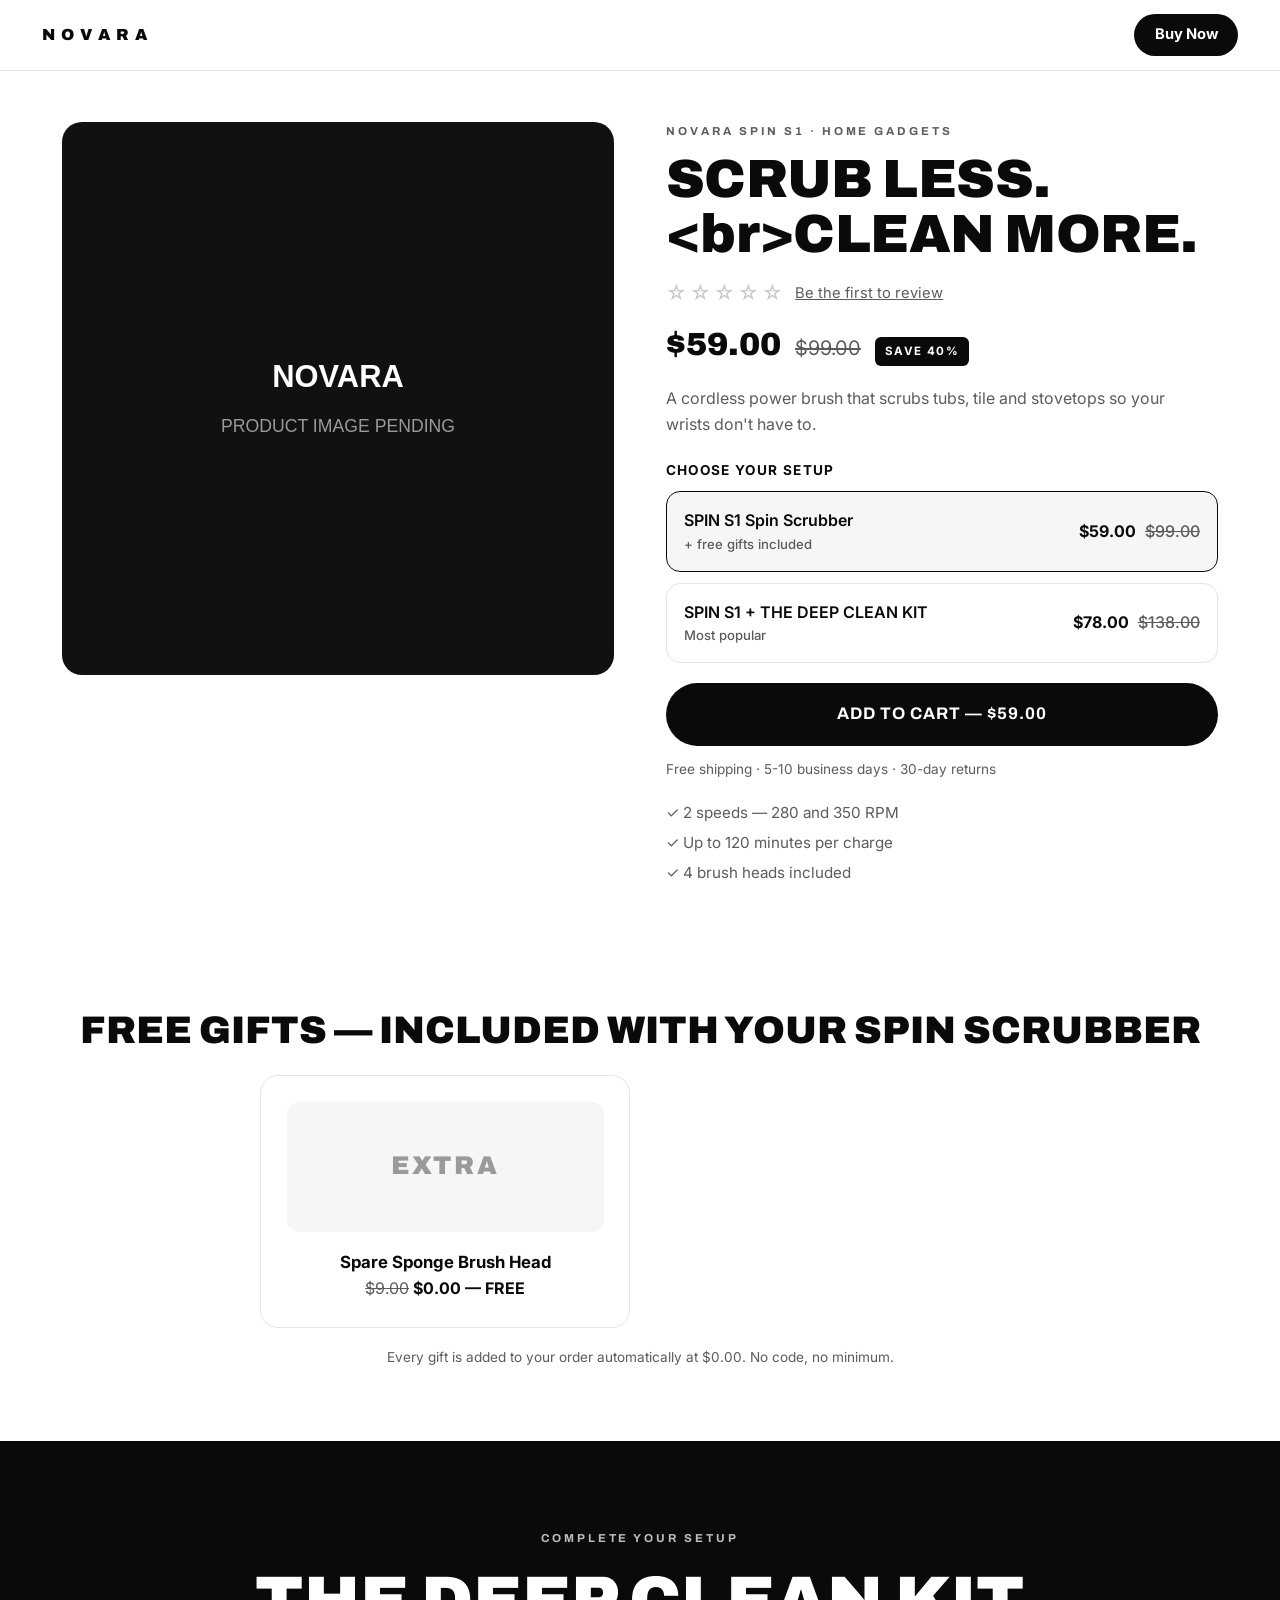
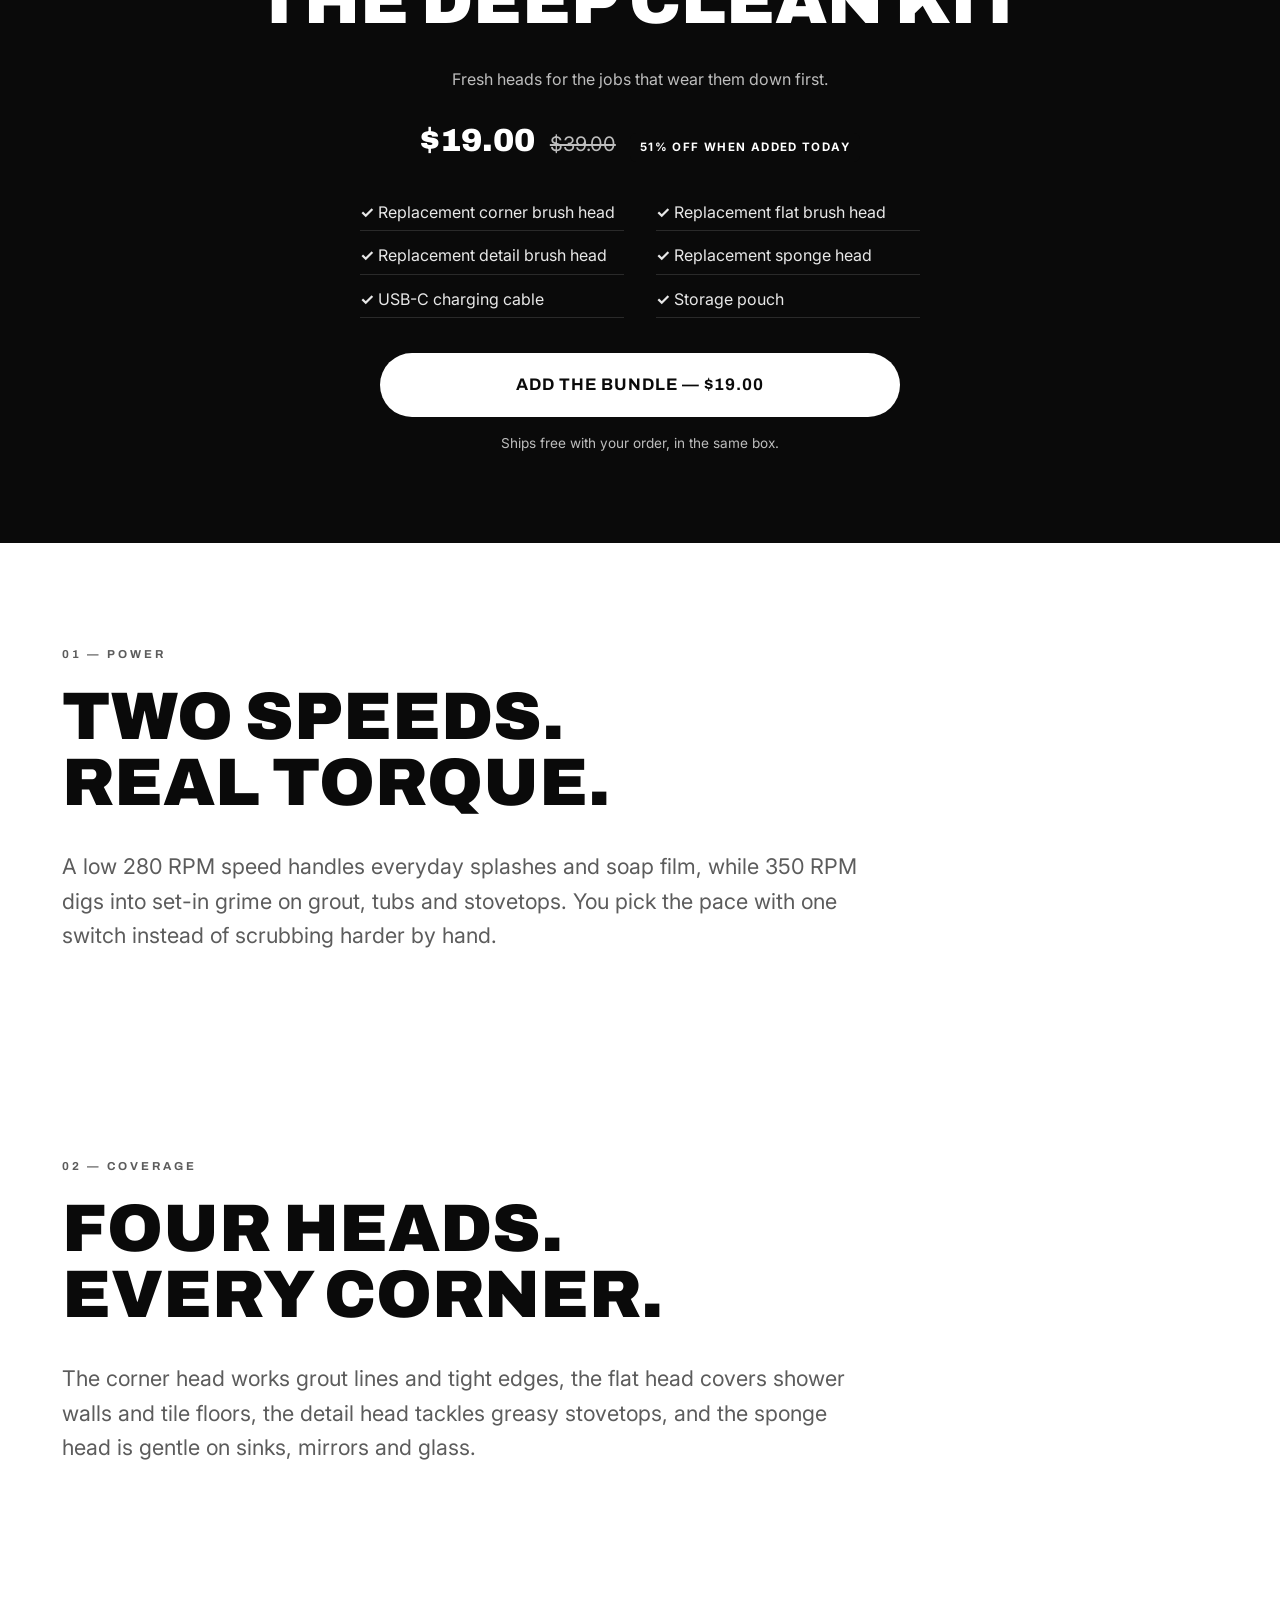
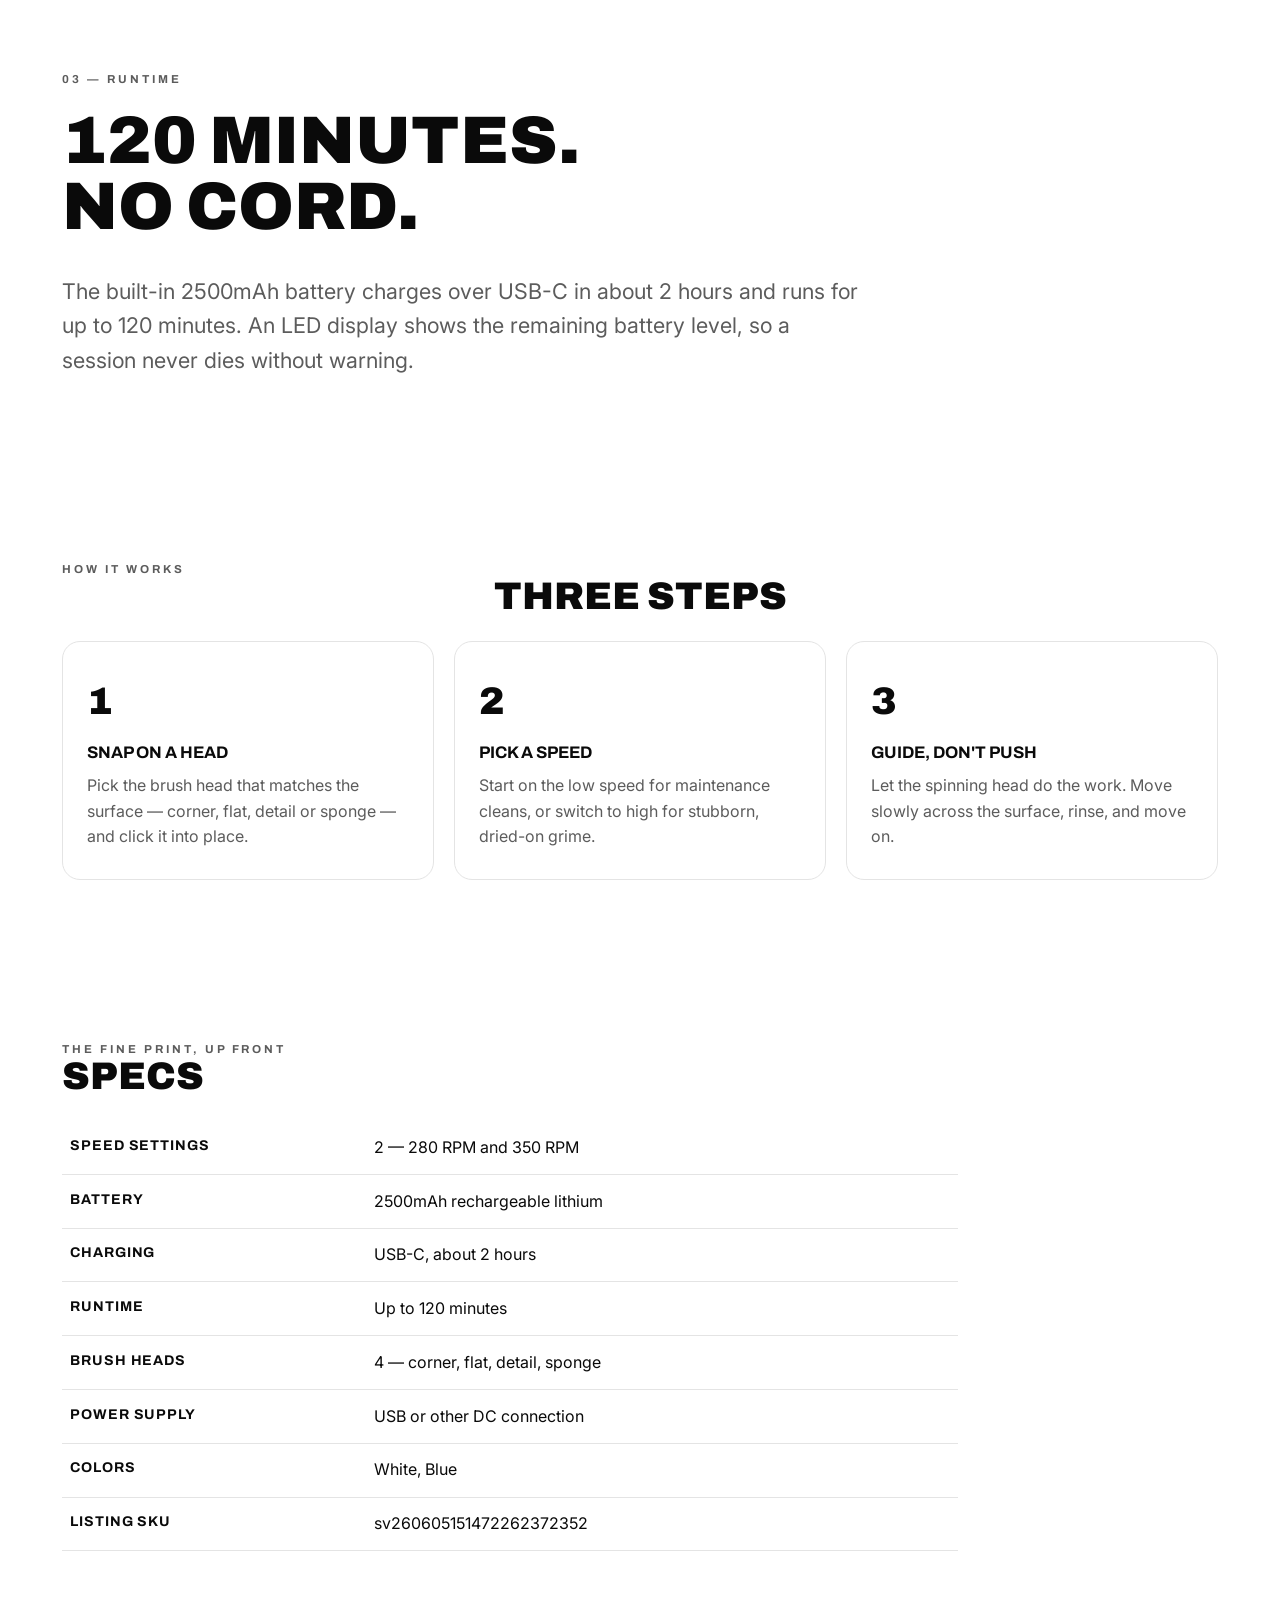
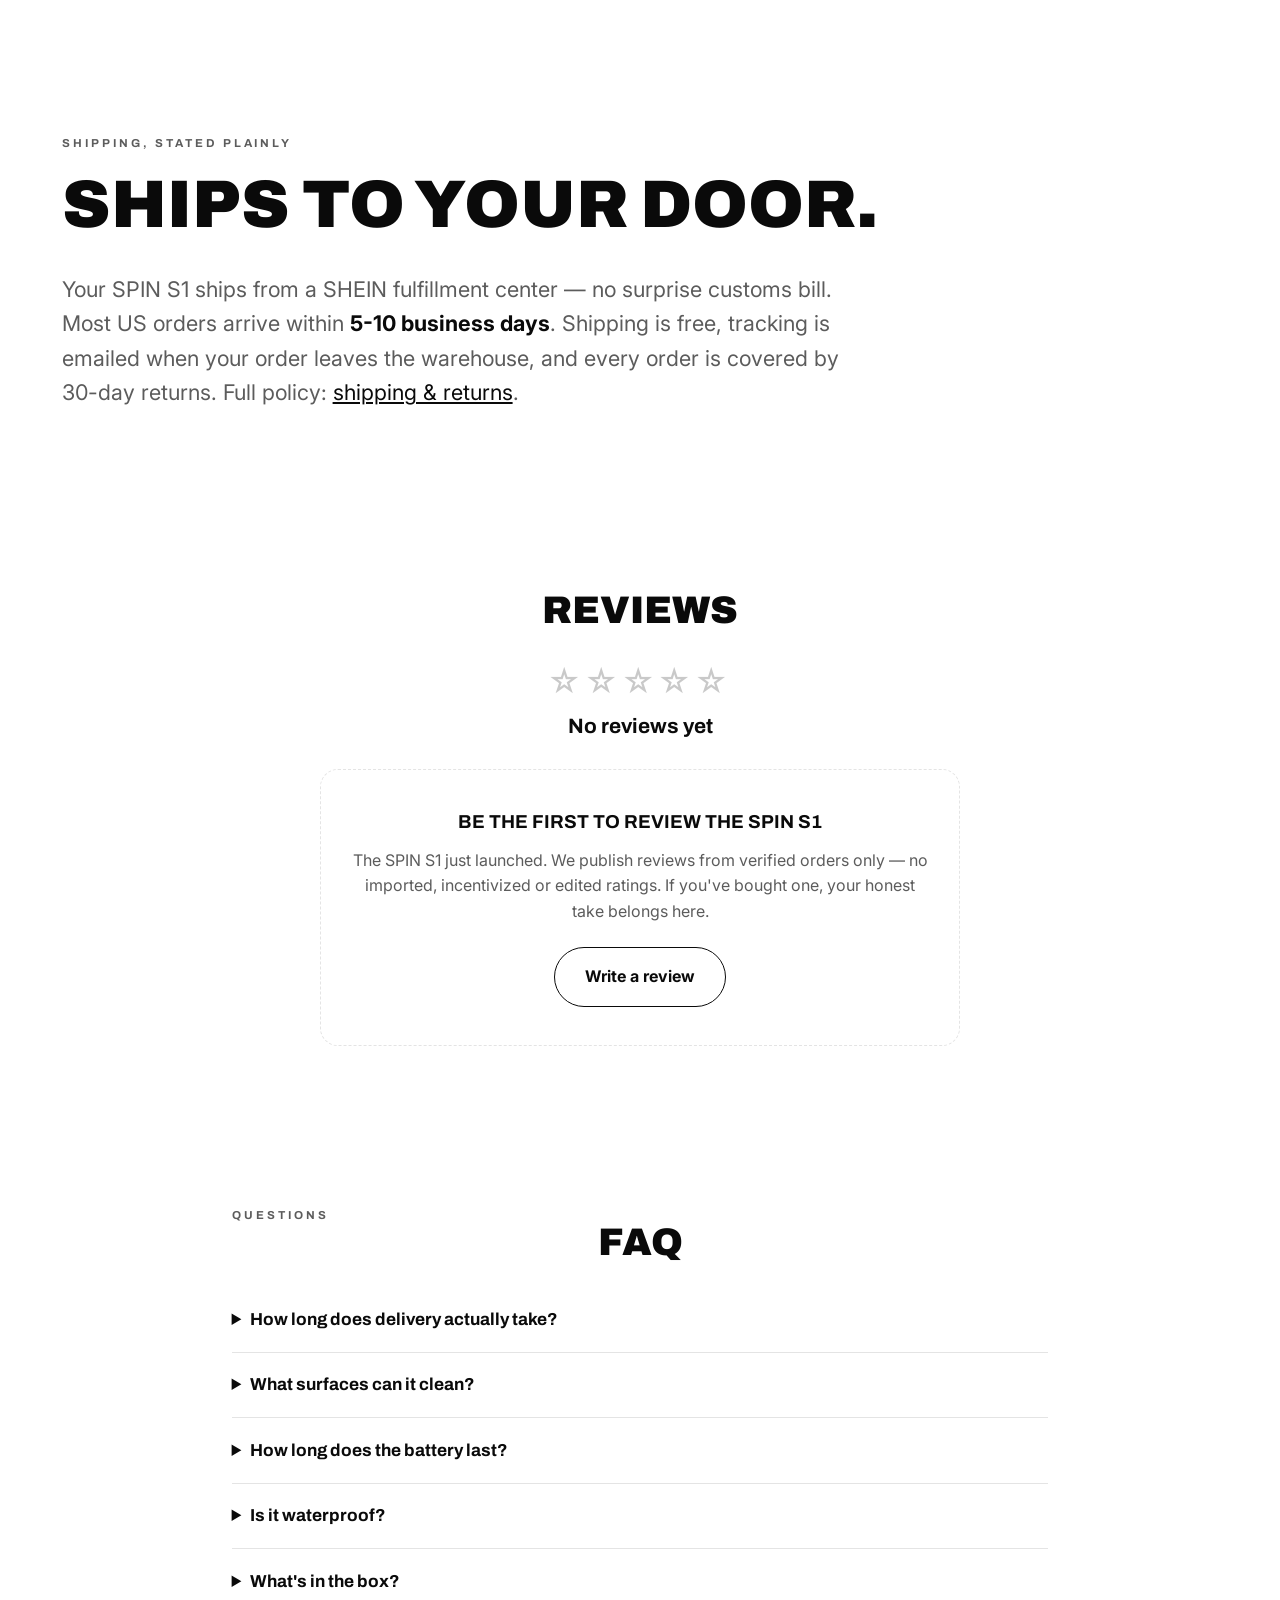
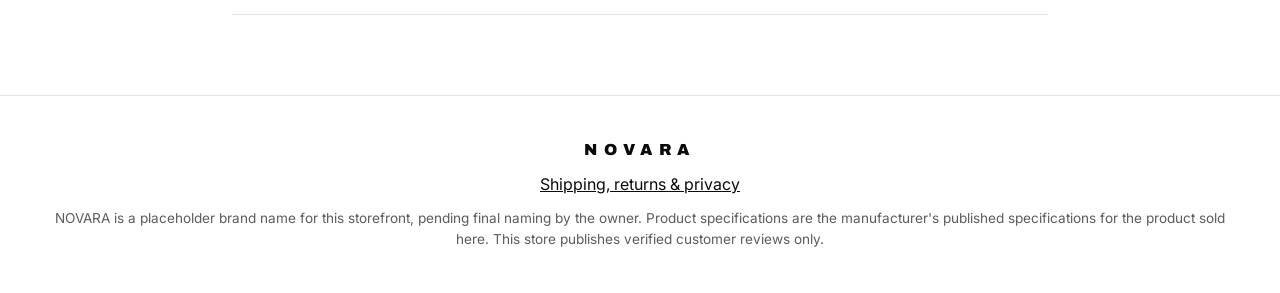
<file: index.html>
<!DOCTYPE html>
<html lang="en">
<head>
<meta charset="UTF-8">
<meta name="viewport" content="width=device-width, initial-scale=1.0">
<title>NOVARA SPIN S1 — Cordless Electric Spin Scrubber with 4 Brush Heads</title>
<meta name="description" content="Cordless electric spin scrubber with two speeds, a 2500mAh USB-C rechargeable battery and four interchangeable brush heads for bathroom, kitchen and tile.">
<link rel="canonical" href="https://spin-scrubber.lifeofmorr.com/">
<meta property="og:site_name" content="NOVARA">
<meta property="og:type" content="product">
<meta property="og:title" content="NOVARA SPIN S1 — Cordless Electric Spin Scrubber with 4 Brush Heads">
<meta property="og:description" content="A cordless power brush that scrubs tubs, tile and stovetops so your wrists don&#x27;t have to.">
<meta property="og:url" content="https://spin-scrubber.lifeofmorr.com/">
<meta property="og:image" content="assets/product-main.svg">
<meta name="twitter:card" content="summary_large_image">
<link rel="icon" type="image/svg+xml" href="favicon.svg">
<meta name="theme-color" content="#ffffff">
<script type="application/ld+json">
{
  "@context": "https://schema.org",
  "@type": "Product",
  "name": "NOVARA SPIN S1 \u2014 Cordless Electric Spin Scrubber with 4 Brush Heads",
  "image": "assets/product-main.svg",
  "description": "Cordless electric spin scrubber with two speeds, a 2500mAh USB-C rechargeable battery and four interchangeable brush heads for bathroom, kitchen and tile.",
  "brand": {
    "@type": "Brand",
    "name": "NOVARA"
  },
  "offers": {
    "@type": "Offer",
    "price": "59.00",
    "priceCurrency": "USD",
    "availability": "https://schema.org/InStock",
    "url": "https://spin-scrubber.lifeofmorr.com/"
  }
}
</script>
<link rel="preconnect" href="https://fonts.googleapis.com">
<link rel="preconnect" href="https://fonts.gstatic.com" crossorigin>
<link href="https://fonts.googleapis.com/css2?family=Archivo:wght@500;700;900&family=Inter:wght@400;500;600;700&display=swap" rel="stylesheet">
<link rel="stylesheet" href="style.css">
</head>
<body>

<!-- STICKY MINIMAL HEADER -->
<header class="nav">
  <a class="wordmark" href="#top">NOVARA</a>
  <a class="nav-cta" href="#buy">Buy Now</a>
</header>

<!-- HERO -->
<section class="hero" id="top">
  <div class="hero-media">
    <img src="assets/product-main.svg" alt="NOVARA SPIN S1 cordless electric spin scrubber with interchangeable brush heads" width="500" height="500">
  </div>
  <div class="hero-copy" id="buy">
    <p class="kicker">NOVARA SPIN S1 · Home gadgets</p>
    <h1>SCRUB LESS.&lt;br&gt;CLEAN MORE.</h1>

    <!-- Rating row: launch state — no reviews yet, no fabricated counts -->
    <div class="rating-row" aria-label="No reviews yet">
      <span class="stars stars-empty" aria-hidden="true">☆☆☆☆☆</span>
      <a href="#reviews">Be the first to review</a>
    </div>

    <div class="price-row">
      <span class="price">$59.00</span>
      <span class="compare">$99.00</span>
      <span class="save-badge">SAVE 40%</span>
    </div>

    <p class="sub">A cordless power brush that scrubs tubs, tile and stovetops so your wrists don&#x27;t have to.</p>

    <!-- Bundle selector -->
    <fieldset class="bundle-select">
      <legend>Choose your setup</legend>
      <label class="option selected">
        <input type="radio" name="setup" value="machine" checked>
        <span class="option-body">
          <span class="option-title">SPIN S1 Spin Scrubber <span class="option-note">+ free gifts included</span></span>
          <span class="option-price">$59.00 <s>$99.00</s></span>
        </span>
      </label>
      <label class="option">
        <input type="radio" name="setup" value="bundle">
        <span class="option-body">
          <span class="option-title">SPIN S1 + THE DEEP CLEAN KIT <span class="option-note">Most popular</span></span>
          <span class="option-price">$78.00 <s>$138.00</s></span>
        </span>
      </label>
    </fieldset>

    <!-- CHECKOUT PLACEHOLDER: wire to the Stripe payment link from the main session after Don's gate. Do not point anywhere else. -->
    <a class="btn btn-buy" href="#" aria-disabled="true">ADD TO CART — $59.00</a>
    <p class="micro">Free shipping · 5-10 business days · 30-day returns</p>

    <ul class="hero-checks">
      <li>✓ 2 speeds — 280 and 350 RPM</li>
      <li>✓ Up to 120 minutes per charge</li>
      <li>✓ 4 brush heads included</li>
    </ul>
  </div>
</section>

<!-- FREE GIFTS ROW -->
<section class="gifts" aria-label="Free gifts included">
  <h2 class="section-title">FREE GIFTS — INCLUDED WITH YOUR SPIN SCRUBBER</h2>
  <div class="gift-grid">
    <div class="gift-card">
      <div class="gift-img" aria-hidden="true">EXTRA</div>
      <p class="gift-name">Spare Sponge Brush Head</p>
      <p class="gift-price"><s>$9.00</s> <strong>$0.00 — FREE</strong></p>
    </div>
  </div>
  <p class="micro center">Every gift is added to your order automatically at $0.00. No code, no minimum.</p>
</section>

<!-- BUNDLE UPSELL -->
<section class="bundle" aria-label="THE DEEP CLEAN KIT upsell">
  <div class="bundle-inner">
    <p class="kicker light">Complete your setup</p>
    <h2>THE DEEP CLEAN KIT</h2>
    <p class="bundle-sub">Fresh heads for the jobs that wear them down first.</p>
    <div class="bundle-price">
      <span class="price">$19.00</span>
      <span class="compare light">$39.00</span>
      <span class="save-badge">51% OFF WHEN ADDED TODAY</span>
    </div>
    <ul class="bundle-items">
      <li>Replacement corner brush head</li>
      <li>Replacement flat brush head</li>
      <li>Replacement detail brush head</li>
      <li>Replacement sponge head</li>
      <li>USB-C charging cable</li>
      <li>Storage pouch</li>
    </ul>
    <!-- CHECKOUT PLACEHOLDER: bundle add-on wires to the same Stripe checkout from the main session. -->
    <a class="btn btn-buy btn-white" href="#" aria-disabled="true">ADD THE BUNDLE — $19.00</a>
    <p class="micro light">Ships free with your order, in the same box.</p>
  </div>
</section>

<!-- BENEFITS -->

<section class="feature">
  <p class="kicker">01 — Power</p>
  <h2>TWO SPEEDS.<br>REAL TORQUE.</h2>
  <p class="lede">A low 280 RPM speed handles everyday splashes and soap film, while 350 RPM digs into set-in grime on grout, tubs and stovetops. You pick the pace with one switch instead of scrubbing harder by hand.</p>
</section>

<section class="feature">
  <p class="kicker">02 — Coverage</p>
  <h2>FOUR HEADS.<br>EVERY CORNER.</h2>
  <p class="lede">The corner head works grout lines and tight edges, the flat head covers shower walls and tile floors, the detail head tackles greasy stovetops, and the sponge head is gentle on sinks, mirrors and glass.</p>
</section>

<section class="feature">
  <p class="kicker">03 — Runtime</p>
  <h2>120 MINUTES.<br>NO CORD.</h2>
  <p class="lede">The built-in 2500mAh battery charges over USB-C in about 2 hours and runs for up to 120 minutes. An LED display shows the remaining battery level, so a session never dies without warning.</p>
</section>

<!-- HOW IT WORKS -->
<section class="how" id="how">
  <p class="kicker">How it works</p>
  <h2 class="section-title">THREE STEPS</h2>
  <ol class="steps">
    <li><span class="step-num">1</span><h3>Snap on a head</h3><p>Pick the brush head that matches the surface — corner, flat, detail or sponge — and click it into place.</p></li>
    <li><span class="step-num">2</span><h3>Pick a speed</h3><p>Start on the low speed for maintenance cleans, or switch to high for stubborn, dried-on grime.</p></li>
    <li><span class="step-num">3</span><h3>Guide, don&#x27;t push</h3><p>Let the spinning head do the work. Move slowly across the surface, rinse, and move on.</p></li>
  </ol>
</section>

<!-- SPECS -->
<section class="specs" id="specs">
  <p class="kicker">The fine print, up front</p>
  <h2 class="section-title">SPECS</h2>
  <table>
    <tr><th>Speed settings</th><td>2 — 280 RPM and 350 RPM</td></tr>
    <tr><th>Battery</th><td>2500mAh rechargeable lithium</td></tr>
    <tr><th>Charging</th><td>USB-C, about 2 hours</td></tr>
    <tr><th>Runtime</th><td>Up to 120 minutes</td></tr>
    <tr><th>Brush heads</th><td>4 — corner, flat, detail, sponge</td></tr>
    <tr><th>Power supply</th><td>USB or other DC connection</td></tr>
    <tr><th>Colors</th><td>White, Blue</td></tr>
    <tr><th>Listing SKU</th><td>sv260605151472262372352</td></tr>
  </table>
</section>

<!-- SHIPPING -->
<section class="feature">
  <p class="kicker">Shipping, stated plainly</p>
  <h2>SHIPS TO YOUR DOOR.</h2>
  <p class="lede">Your SPIN S1 ships from a SHEIN fulfillment center — no surprise customs bill. Most US orders arrive within <strong>5-10 business days</strong>. Shipping is free, tracking is emailed when your order leaves the warehouse, and every order is covered by 30-day returns. Full policy: <a href="policies.html">shipping &amp; returns</a>.</p>
</section>

<!-- REVIEWS — honest launch state. DO NOT populate with fabricated reviews, names, photos or counts. -->
<section class="reviews" id="reviews">
  <h2 class="section-title">REVIEWS</h2>
  <div class="reviews-summary">
    <span class="stars stars-empty" aria-hidden="true">☆☆☆☆☆</span>
    <p>No reviews yet</p>
  </div>
  <div class="review-empty">
    <h3>Be the first to review the SPIN S1</h3>
    <p>The SPIN S1 just launched. We publish reviews from verified orders only — no imported, incentivized or edited ratings. If you've bought one, your honest take belongs here.</p>
    <a class="btn btn-outline" href="#" aria-disabled="true">Write a review</a>
  </div>
</section>

<!-- FAQ -->
<section class="faq" id="faq">
  <p class="kicker">Questions</p>
  <h2 class="section-title">FAQ</h2>
  <details>
    <summary>How long does delivery actually take?</summary>
    <p>Orders ship from a SHEIN fulfillment center. Most US orders arrive within 5-10 business days of ordering. You'll get a tracking number by email as soon as your order leaves the warehouse. If a delay pushes past that window, contact us and we'll tell you exactly where your order is.</p>
  </details>
  <details>
    <summary>What surfaces can it clean?</summary>
    <p>The listing covers bathroom tile, showers, tubs, kitchen surfaces, stovetops, windows and car surfaces. Match the head to the surface — the sponge head is the gentle option for glass and mirrors.</p>
  </details>
  <details>
    <summary>How long does the battery last?</summary>
    <p>The manufacturer lists up to 120 minutes of continuous runtime from the 2500mAh battery, with a full recharge in about 2 hours over USB-C.</p>
  </details>
  <details>
    <summary>Is it waterproof?</summary>
    <p>The listing describes it for wet bathroom and kitchen use, but does not publish an IP rating for this model, so we don't claim one. Keep the charging port dry.</p>
  </details>
  <details>
    <summary>What&#x27;s in the box?</summary>
    <p>One spin scrubber unit, four brush heads (corner, flat, detail, sponge), a USB-C charging cable and a user manual, per the listing.</p>
  </details>
</section>

<footer>
  <p class="wordmark">NOVARA</p>
  <p><a href="policies.html">Shipping, returns &amp; privacy</a></p>
  <p class="micro">NOVARA is a placeholder brand name for this storefront, pending final naming by the owner. Product specifications are the manufacturer's published specifications for the product sold here. This store publishes verified customer reviews only.</p>
</footer>

<script src="main.js"></script>
</body>
</html>
</file>
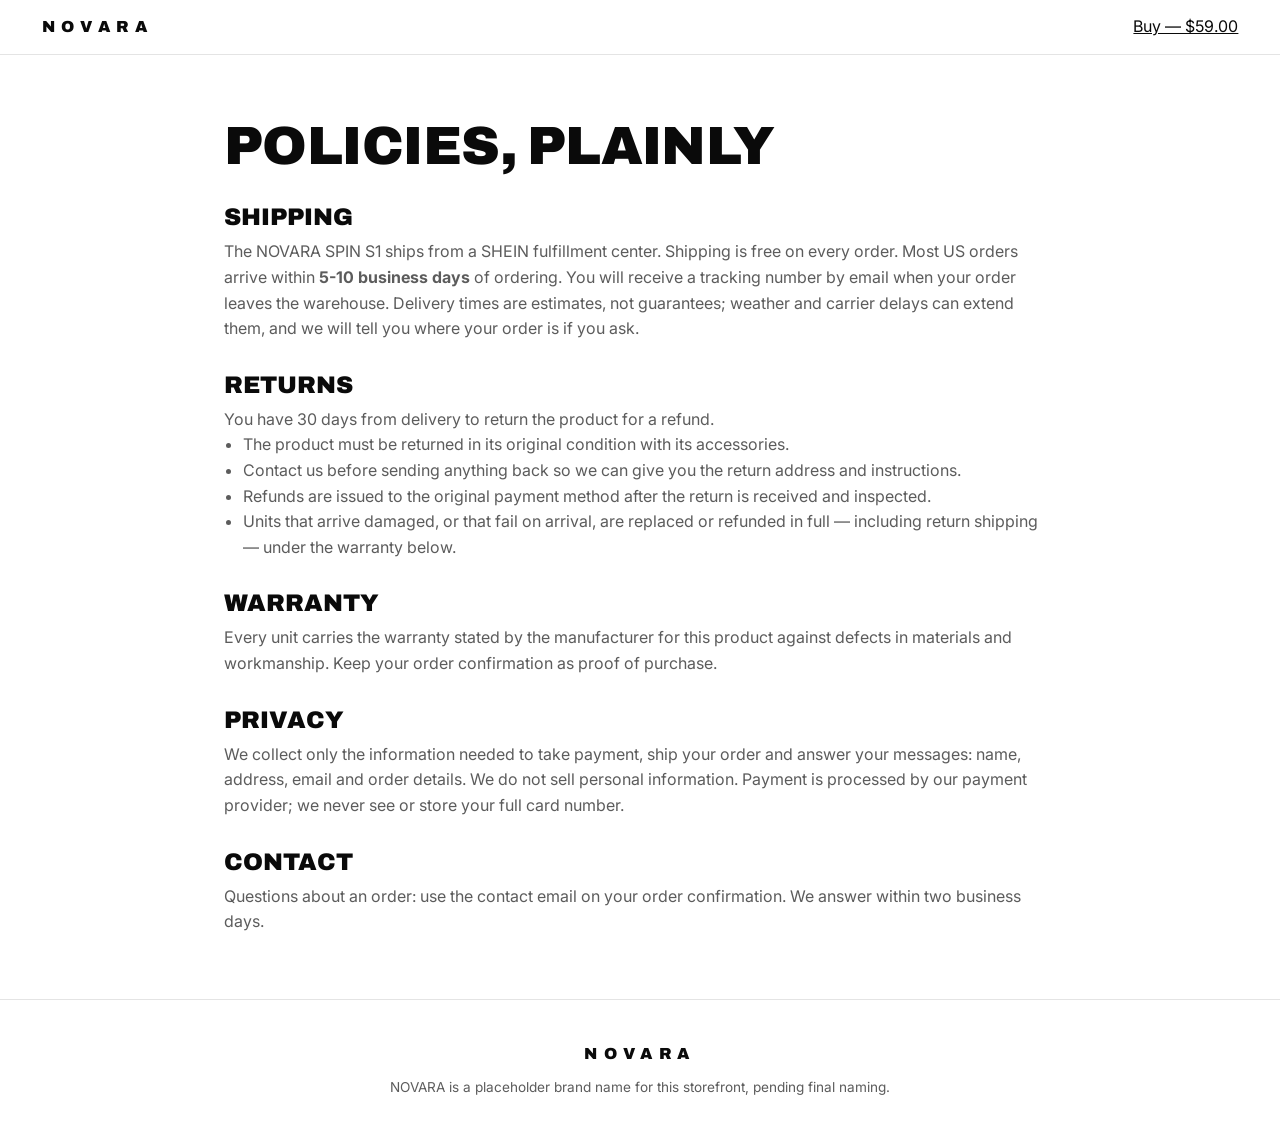
<file: policies.html>
<!DOCTYPE html>
<html lang="en">
<head>
<meta charset="UTF-8">
<meta name="viewport" content="width=device-width, initial-scale=1.0">
<title>Shipping, Returns &amp; Privacy — NOVARA</title>
<meta name="description" content="NOVARA shipping times, returns and privacy policy, stated plainly.">
<link rel="icon" type="image/svg+xml" href="favicon.svg">
<meta name="theme-color" content="#ffffff">
<link rel="preconnect" href="https://fonts.googleapis.com">
<link href="https://fonts.googleapis.com/css2?family=Archivo:wght@700;900&family=Inter:wght@400;500;600&display=swap" rel="stylesheet">
<link rel="stylesheet" href="style.css">
</head>
<body>
<header class="nav">
  <a class="wordmark" href="index.html">NOVARA</a>
  <nav><a href="index.html#buy">Buy — $59.00</a></nav>
</header>
<main class="page">
  <h1>POLICIES, PLAINLY</h1>

  <h2>Shipping</h2>
  <p>The NOVARA SPIN S1 ships from a SHEIN fulfillment center. Shipping is free on every order. Most US orders arrive within <strong>5-10 business days</strong> of ordering. You will receive a tracking number by email when your order leaves the warehouse. Delivery times are estimates, not guarantees; weather and carrier delays can extend them, and we will tell you where your order is if you ask.</p>

  <h2>Returns</h2>
  <p>You have 30 days from delivery to return the product for a refund.</p>
  <ul>
    <li>The product must be returned in its original condition with its accessories.</li>
    <li>Contact us before sending anything back so we can give you the return address and instructions.</li>
    <li>Refunds are issued to the original payment method after the return is received and inspected.</li>
    <li>Units that arrive damaged, or that fail on arrival, are replaced or refunded in full — including return shipping — under the warranty below.</li>
  </ul>

  <h2>Warranty</h2>
  <p>Every unit carries the warranty stated by the manufacturer for this product against defects in materials and workmanship. Keep your order confirmation as proof of purchase.</p>

  <h2>Privacy</h2>
  <p>We collect only the information needed to take payment, ship your order and answer your messages: name, address, email and order details. We do not sell personal information. Payment is processed by our payment provider; we never see or store your full card number.</p>

  <h2>Contact</h2>
  <p>Questions about an order: use the contact email on your order confirmation. We answer within two business days.</p>
</main>
<footer>
  <p class="wordmark">NOVARA</p>
  <p class="micro">NOVARA is a placeholder brand name for this storefront, pending final naming.</p>
</footer>
</body>
</html>
</file>
<file: style.css>
:root{
  --bg:#ffffff; --ink:#0a0a0a; --dim:#5c5c5c; --line:#e4e4e4; --panel:#f6f6f6;
  --black:#0a0a0a; --accent:#0a0a0a;
}
*{margin:0;padding:0;box-sizing:border-box}
html{scroll-behavior:smooth}
body{background:var(--bg);color:var(--ink);font-family:'Inter',system-ui,sans-serif;line-height:1.6;-webkit-font-smoothing:antialiased}
a{color:var(--ink)}
img{max-width:100%;display:block}
h1{font-family:'Archivo',sans-serif;font-weight:900;line-height:1.02;letter-spacing:-.01em;font-size:clamp(2rem,4.2vw,3.4rem)}
h2{font-family:'Archivo',sans-serif;font-weight:900;line-height:.98;text-transform:uppercase;font-size:clamp(2.2rem,5.5vw,4.2rem);margin:.3em 0 .5em}
.section-title{font-size:clamp(1.5rem,3.4vw,2.4rem);text-align:center;margin:0 0 1.6rem}
.kicker{font-family:'Archivo',sans-serif;font-weight:700;letter-spacing:.26em;text-transform:uppercase;font-size:.72rem;color:var(--dim)}
.kicker.light{color:#bdbdbd}
.micro{color:var(--dim);font-size:.85rem}
.micro.center{text-align:center;margin-top:1.2rem}
.micro.light{color:#bdbdbd}
.wordmark{font-family:'Archivo',sans-serif;font-weight:900;letter-spacing:.4em;color:var(--ink);text-decoration:none}

/* STICKY MINIMAL HEADER */
.nav{position:sticky;top:0;z-index:30;display:flex;align-items:center;justify-content:space-between;
  padding:.9rem clamp(1rem,4vw,2.6rem);background:rgba(255,255,255,.92);backdrop-filter:blur(10px);border-bottom:1px solid var(--line)}
.nav-cta{background:var(--black);color:#fff;text-decoration:none;font-weight:700;padding:.55rem 1.3rem;border-radius:999px;font-size:.92rem}

/* HERO */
.hero{display:grid;grid-template-columns:1fr 1fr;gap:clamp(1.5rem,4vw,4rem);align-items:start;
  max-width:1240px;margin:0 auto;padding:clamp(1.6rem,4vw,3.4rem) clamp(1rem,4vw,2.6rem)}
.hero-media img{border-radius:20px;background:var(--panel);width:100%;height:auto}
.hero-copy .kicker{margin-bottom:.7rem}
.rating-row{display:flex;align-items:center;gap:.6rem;margin:1rem 0 .4rem}
.stars{font-size:1.25rem;letter-spacing:.15em;color:#0a0a0a}
.stars-empty{color:#c9c9c9}
.rating-row a{font-size:.92rem;color:var(--dim)}
.price-row{display:flex;align-items:baseline;gap:.9rem;flex-wrap:wrap;margin:.6rem 0 1rem}
.price{font-family:'Archivo',sans-serif;font-weight:900;font-size:2rem}
.compare{color:var(--dim);text-decoration:line-through;font-size:1.25rem}
.compare.light{color:#bdbdbd}
.save-badge{background:var(--black);color:#fff;font-weight:700;font-size:.72rem;letter-spacing:.12em;padding:.32rem .6rem;border-radius:6px}
.sub{color:var(--dim);max-width:32rem;margin-bottom:1.4rem}
@media(max-width:880px){.hero{grid-template-columns:1fr}}

/* BUNDLE SELECTOR */
.bundle-select{border:0;display:grid;gap:.7rem;margin-bottom:1.2rem}
.bundle-select legend{font-weight:700;font-size:.85rem;letter-spacing:.1em;text-transform:uppercase;margin-bottom:.6rem}
.option{display:block;cursor:pointer}
.option input{position:absolute;opacity:0}
.option-body{display:flex;justify-content:space-between;align-items:center;gap:1rem;border:1.5px solid var(--line);border-radius:14px;padding:1rem 1.1rem;transition:border-color .15s}
.option input:checked + .option-body{border-color:var(--black);background:var(--panel)}
.option input:focus-visible + .option-body{outline:2px solid var(--black);outline-offset:2px}
.option-title{font-weight:600}
.option-note{display:block;font-size:.82rem;color:var(--dim);font-weight:500}
.option-price{font-weight:700;white-space:nowrap}
.option-price s{color:var(--dim);font-weight:500;margin-left:.3rem}

/* BUY BUTTON */
.btn{display:inline-block;padding:1rem 1.9rem;border-radius:999px;font-weight:700;text-decoration:none;font-size:1rem}
.btn-buy{display:block;text-align:center;background:var(--black);color:#fff;font-family:'Archivo',sans-serif;letter-spacing:.06em;font-size:1.05rem;padding:1.15rem}
.btn-buy:hover{background:#262626}
.btn-white{background:#fff;color:#0a0a0a;max-width:520px;margin:0 auto}
.btn-outline{border:1.5px solid var(--black);color:var(--ink);background:transparent}
.hero-copy .micro{margin-top:.8rem}
.hero-checks{list-style:none;margin-top:1.1rem;color:var(--dim);font-size:.95rem}
.hero-checks li{padding:.18rem 0}

/* GIFTS */
.gifts{max-width:1240px;margin:0 auto;padding:clamp(2.6rem,6vw,4.5rem) clamp(1rem,4vw,2.6rem)}
.gift-grid{display:grid;grid-template-columns:1fr 1fr;gap:1.2rem;max-width:760px;margin:0 auto}
.gift-card{border:1px solid var(--line);border-radius:18px;padding:1.6rem;text-align:center;background:#fff}
.gift-img{height:130px;border-radius:12px;background:var(--panel);display:flex;align-items:center;justify-content:center;
  font-family:'Archivo',sans-serif;font-weight:900;font-size:1.6rem;letter-spacing:.1em;color:#9a9a9a;margin-bottom:1.1rem}
.gift-name{font-weight:700;font-size:1.05rem}
.gift-price{color:var(--dim)}
.gift-price strong{color:var(--ink)}
@media(max-width:640px){.gift-grid{grid-template-columns:1fr}}

/* BUNDLE UPSELL */
.bundle{background:var(--black);color:#fff}
.bundle-inner{max-width:900px;margin:0 auto;text-align:center;padding:clamp(3rem,7vw,5.5rem) clamp(1rem,4vw,2.6rem)}
.bundle h2{color:#fff}
.bundle-sub{color:#bdbdbd;max-width:34rem;margin:0 auto}
.bundle-price{display:flex;align-items:baseline;justify-content:center;gap:.9rem;flex-wrap:wrap;margin:1.4rem 0 .4rem}
.bundle-price .price{color:#fff}
.bundle-items{list-style:none;display:grid;grid-template-columns:repeat(2,1fr);gap:.45rem 2rem;max-width:560px;margin:1.8rem auto 2.2rem;text-align:left}
.bundle-items li{padding:.3rem 0;border-bottom:1px solid #2a2a2a;color:#e8e8e8}
.bundle-items li::before{content:"✓ ";font-weight:700}
@media(max-width:560px){.bundle-items{grid-template-columns:1fr}}
.bundle .micro{margin-top:1rem}

/* FEATURES */
.feature{max-width:1240px;margin:0 auto;padding:clamp(3.4rem,8vw,6.5rem) clamp(1rem,4vw,2.6rem)}
.feature .lede{font-size:clamp(1.08rem,1.7vw,1.35rem);color:var(--dim);max-width:50rem}
.feature .lede strong{color:var(--ink)}

/* HOW */
.how{max-width:1240px;margin:0 auto;padding:clamp(3rem,7vw,5rem) clamp(1rem,4vw,2.6rem)}
.steps{list-style:none;display:grid;grid-template-columns:repeat(3,1fr);gap:1.2rem}
.steps li{border:1px solid var(--line);border-radius:18px;padding:1.8rem 1.5rem}
.step-num{font-family:'Archivo',sans-serif;font-weight:900;font-size:2.4rem}
.steps h3{font-family:'Archivo',sans-serif;text-transform:uppercase;margin:.5rem 0 .35rem;font-size:1.05rem}
.steps p{color:var(--dim)}
@media(max-width:820px){.steps{grid-template-columns:1fr}}

/* SPECS */
.specs{max-width:1240px;margin:0 auto;padding:clamp(3rem,7vw,5rem) clamp(1rem,4vw,2.6rem)}
.specs .section-title{text-align:left}
.specs table{width:100%;max-width:56rem;border-collapse:collapse}
.specs th,.specs td{text-align:left;padding:.85rem .5rem;border-bottom:1px solid var(--line);vertical-align:top}
.specs th{font-family:'Archivo',sans-serif;text-transform:uppercase;letter-spacing:.07em;width:34%;font-size:.88rem}

/* REVIEWS */
.reviews{max-width:1240px;margin:0 auto;padding:clamp(3rem,7vw,5rem) clamp(1rem,4vw,2.6rem);text-align:center}
.reviews-summary{display:grid;gap:.2rem;justify-items:center;margin-bottom:1.6rem}
.reviews-summary .stars{font-size:2rem}
.reviews-summary p{font-family:'Archivo',sans-serif;font-weight:700;font-size:1.3rem}
.review-empty{border:1.5px dashed var(--line);border-radius:18px;max-width:640px;margin:0 auto;padding:2.4rem 1.8rem}
.review-empty h3{font-family:'Archivo',sans-serif;text-transform:uppercase;margin-bottom:.6rem}
.review-empty p{color:var(--dim);margin-bottom:1.4rem}

/* FAQ */
.faq{max-width:900px;margin:0 auto;padding:clamp(3rem,7vw,5rem) clamp(1rem,4vw,2.6rem)}
.faq details{border-bottom:1px solid var(--line);padding:1.15rem 0}
.faq summary{font-family:'Archivo',sans-serif;font-weight:700;font-size:1.08rem;cursor:pointer}
.faq details p{color:var(--dim);margin-top:.55rem;max-width:48rem}

/* FOOTER + POLICIES PAGE */
footer{padding:2.6rem clamp(1rem,4vw,2.6rem);border-top:1px solid var(--line);display:grid;gap:.6rem;justify-items:center;text-align:center}
.page{padding:clamp(2rem,6vw,4rem);max-width:60rem;margin:0 auto}
.page h1{margin-bottom:1.4rem}
.page h2{font-size:1.5rem;margin:2rem 0 .6rem}
.page p,.page li{color:var(--dim)}
.page ul{margin-left:1.2rem}
</file>
